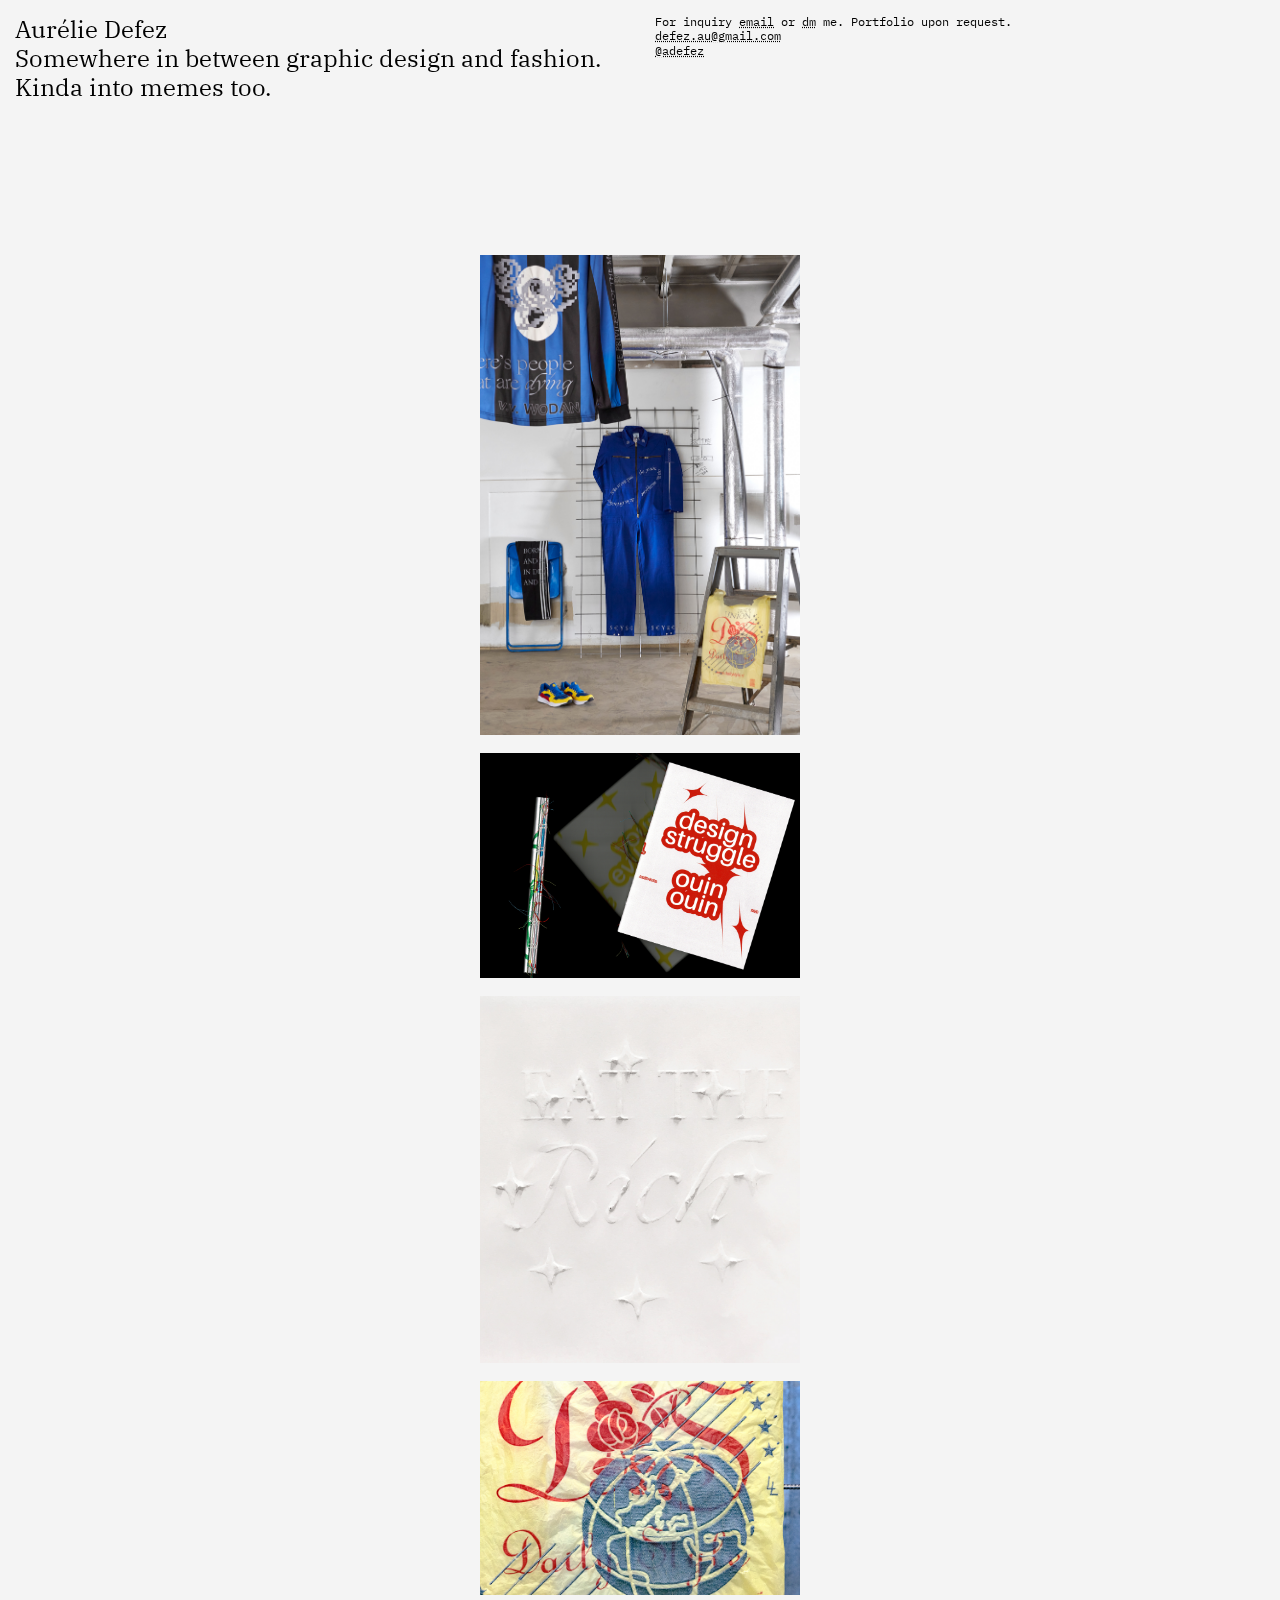
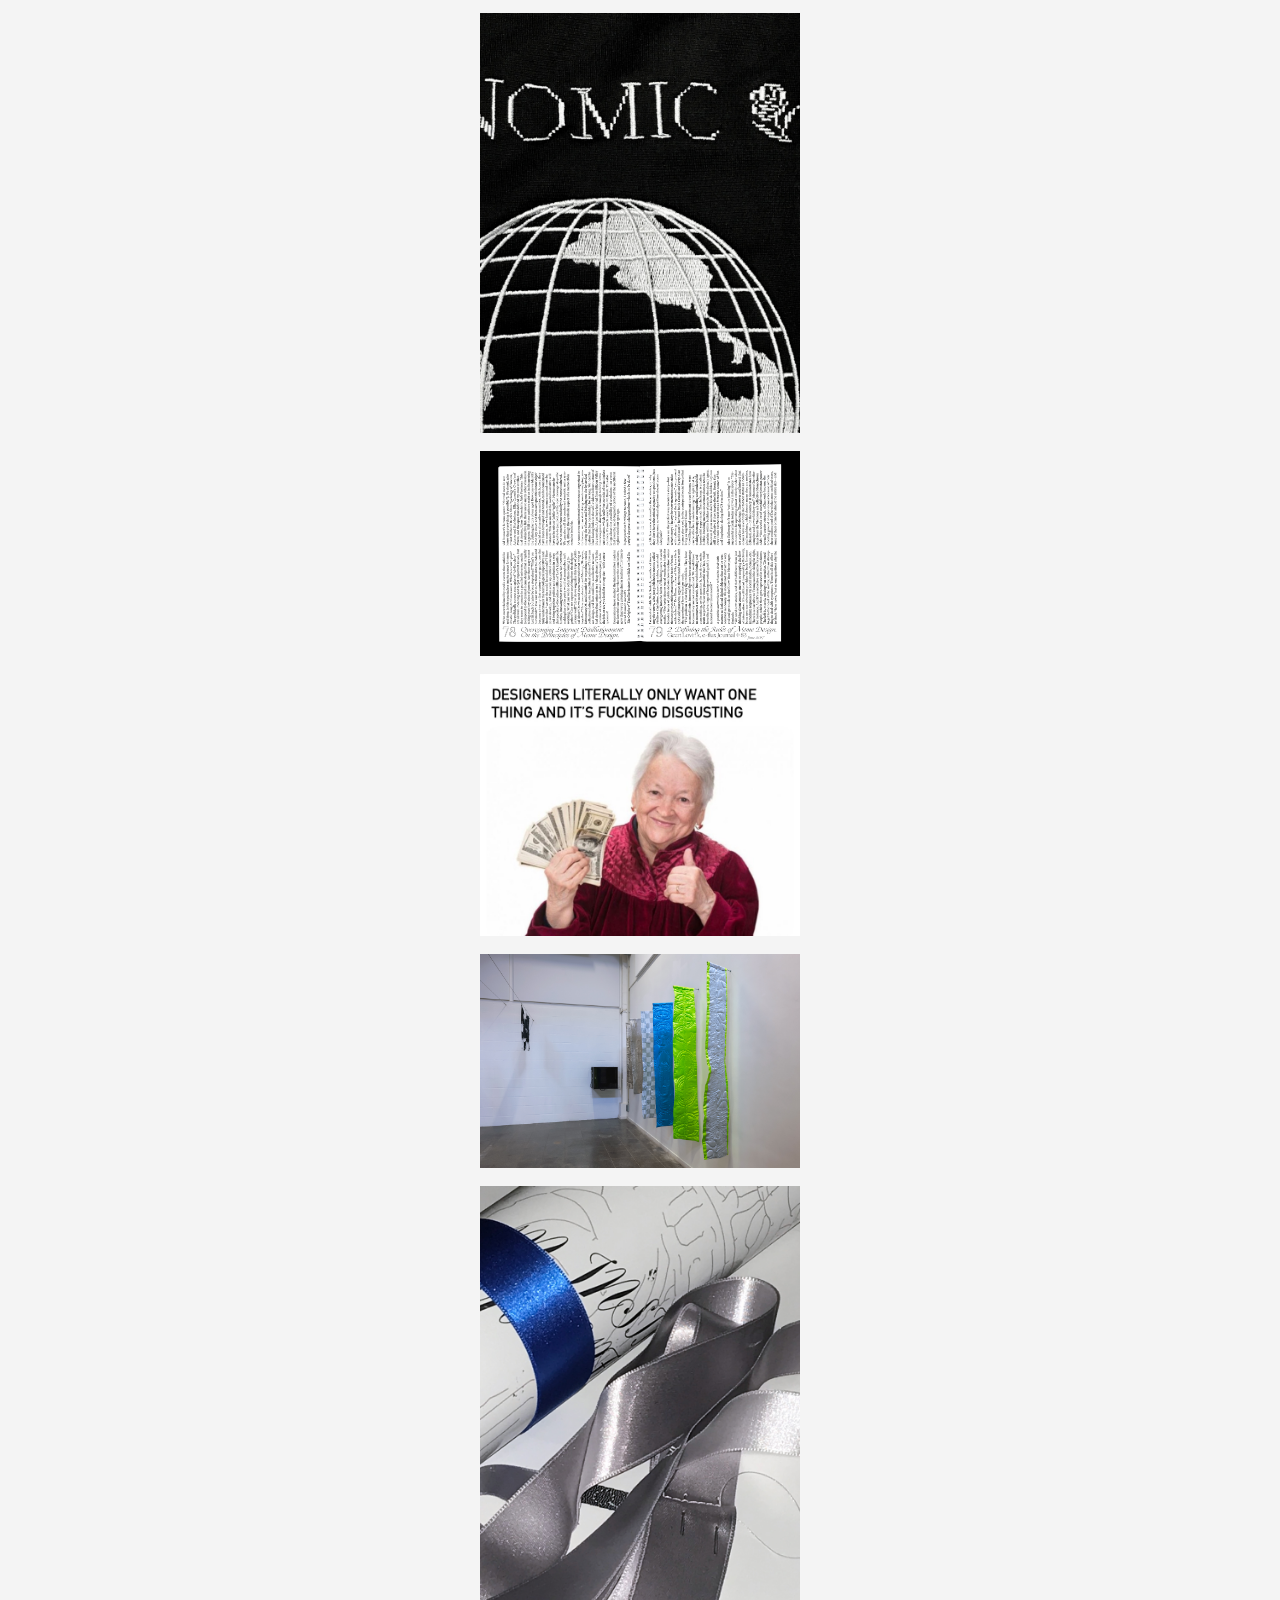
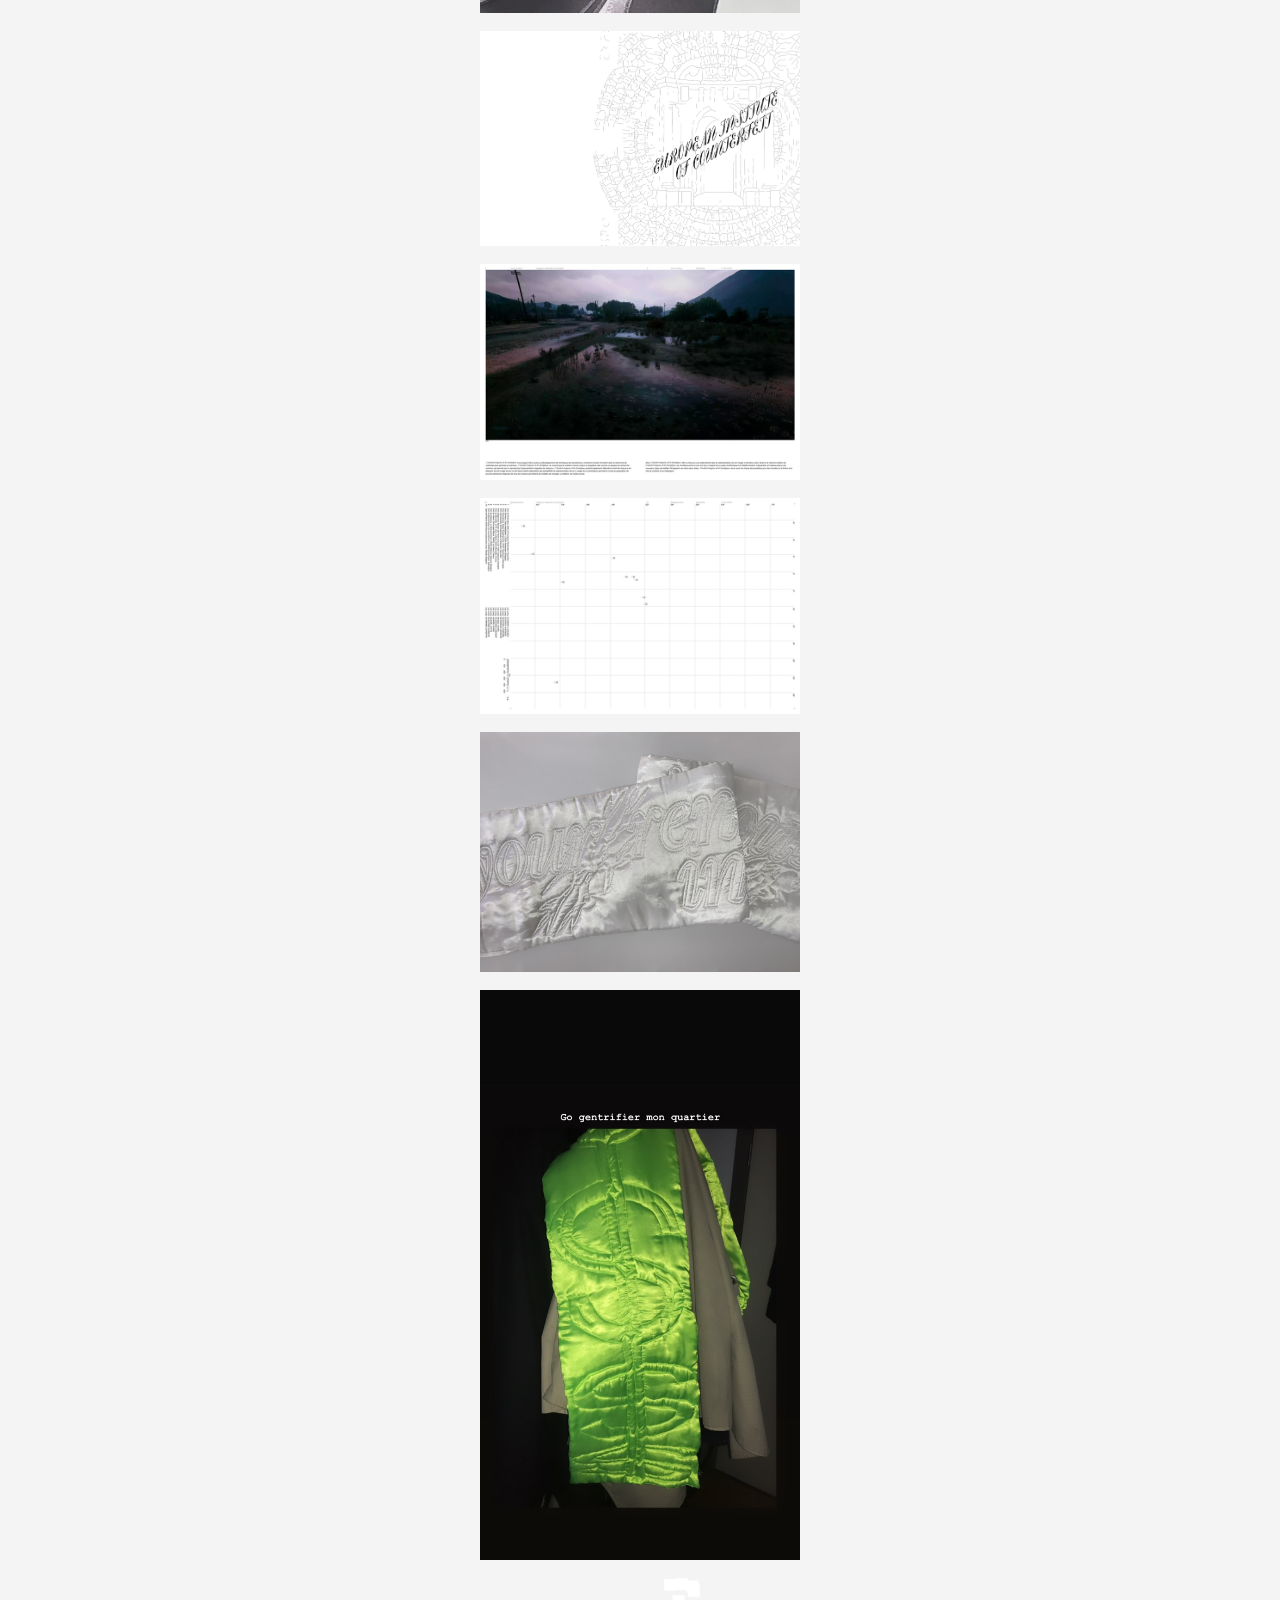
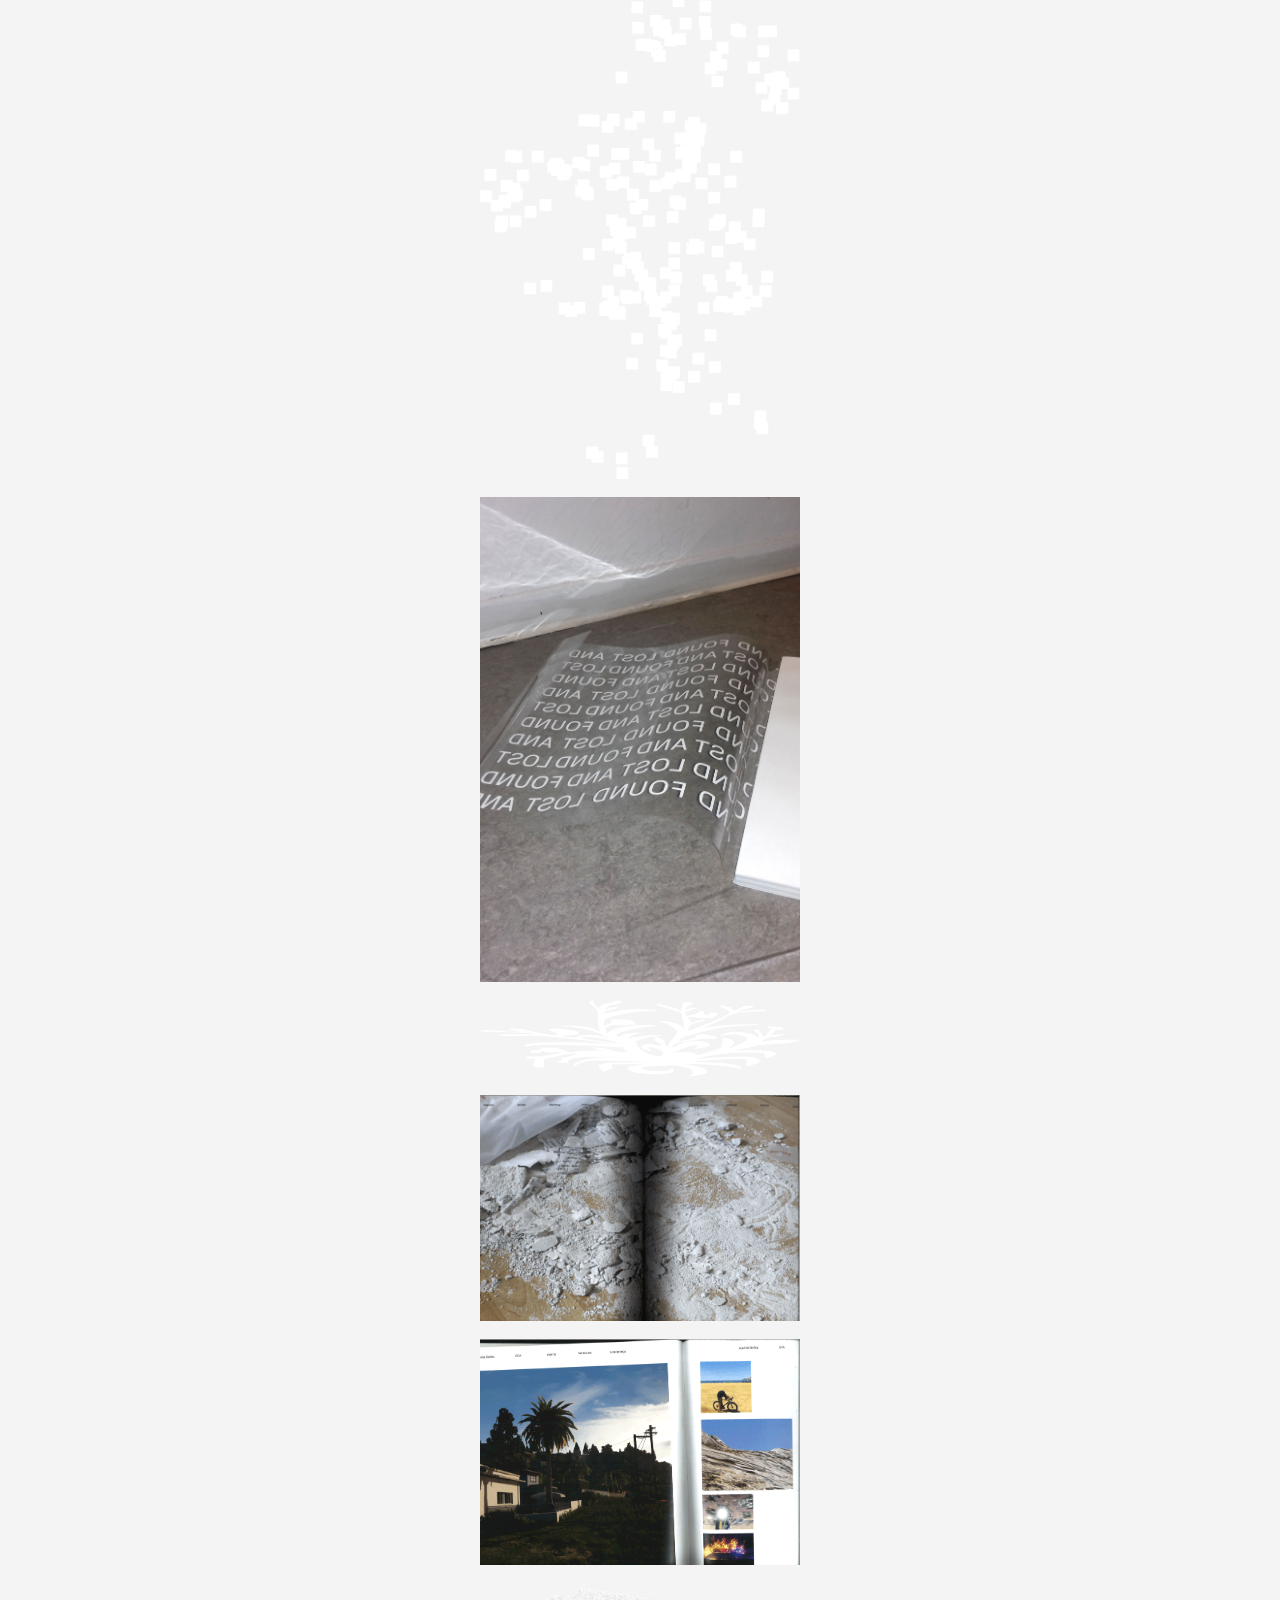
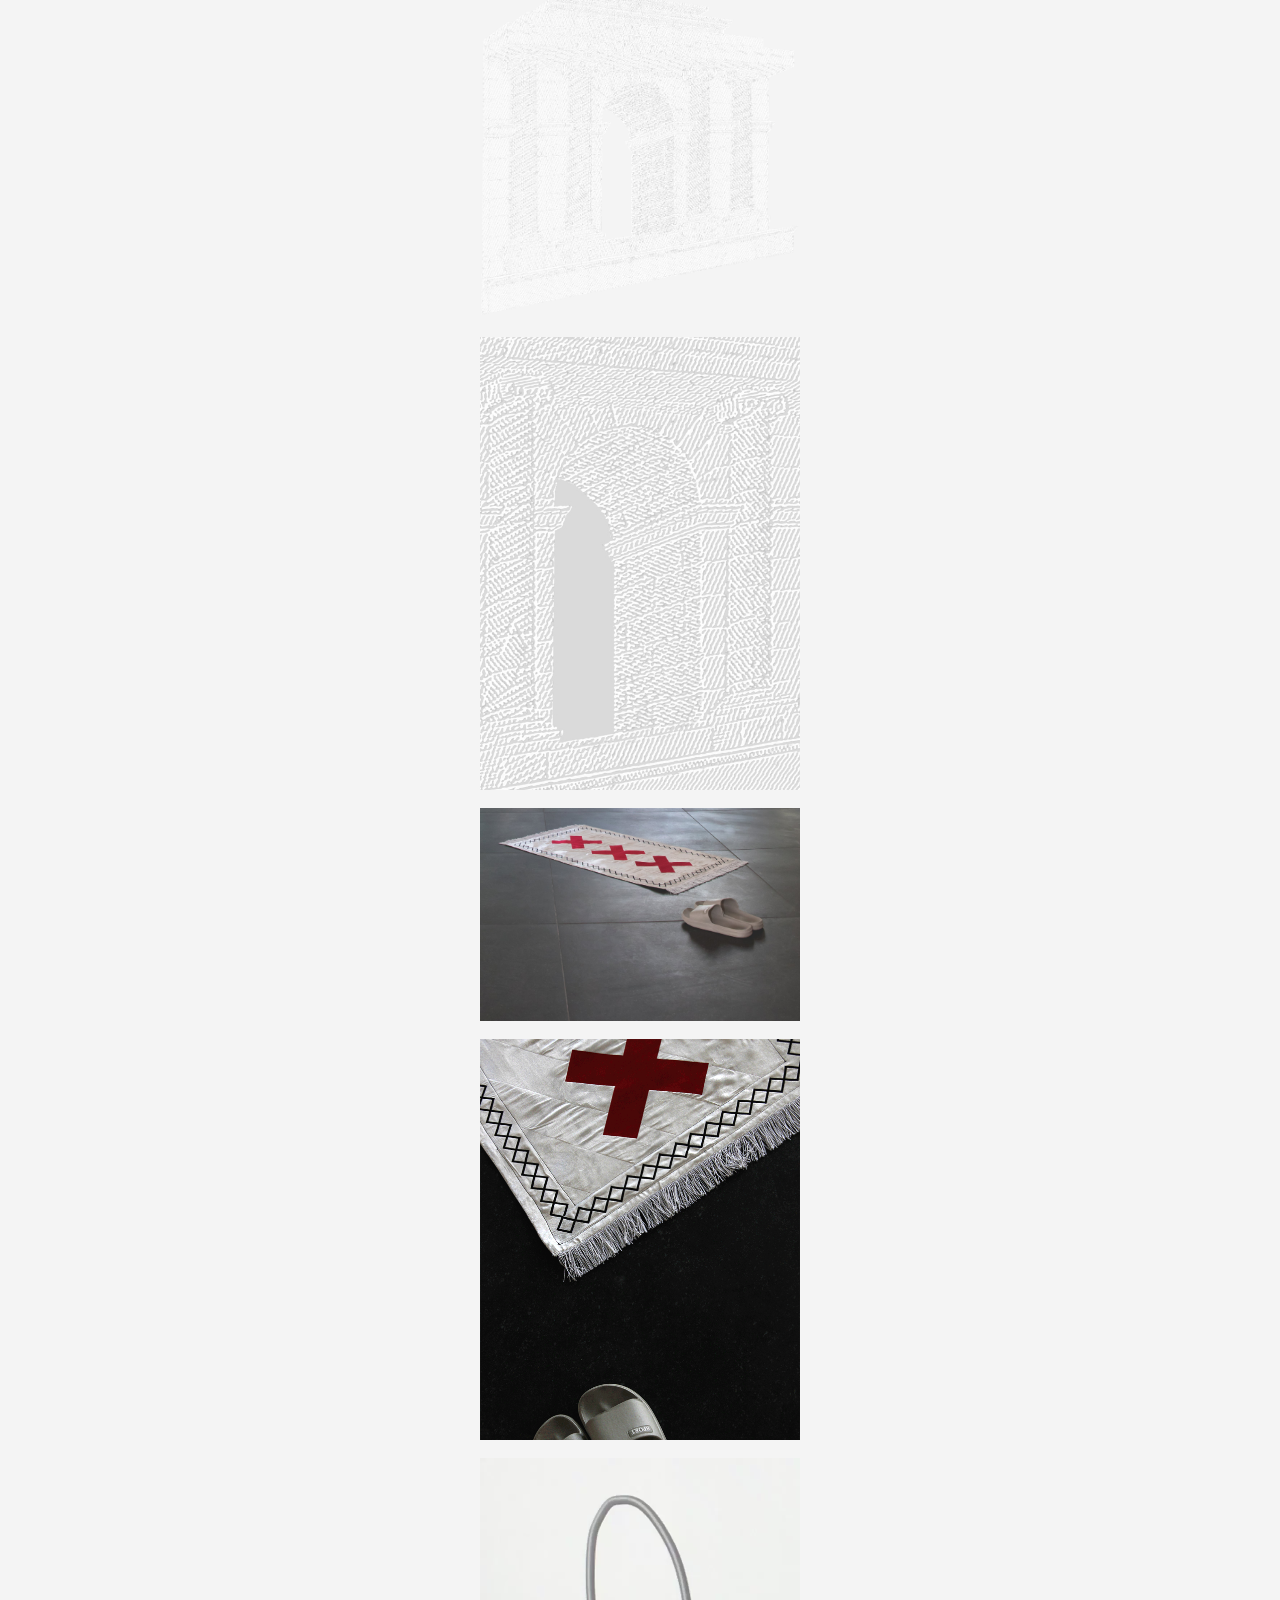
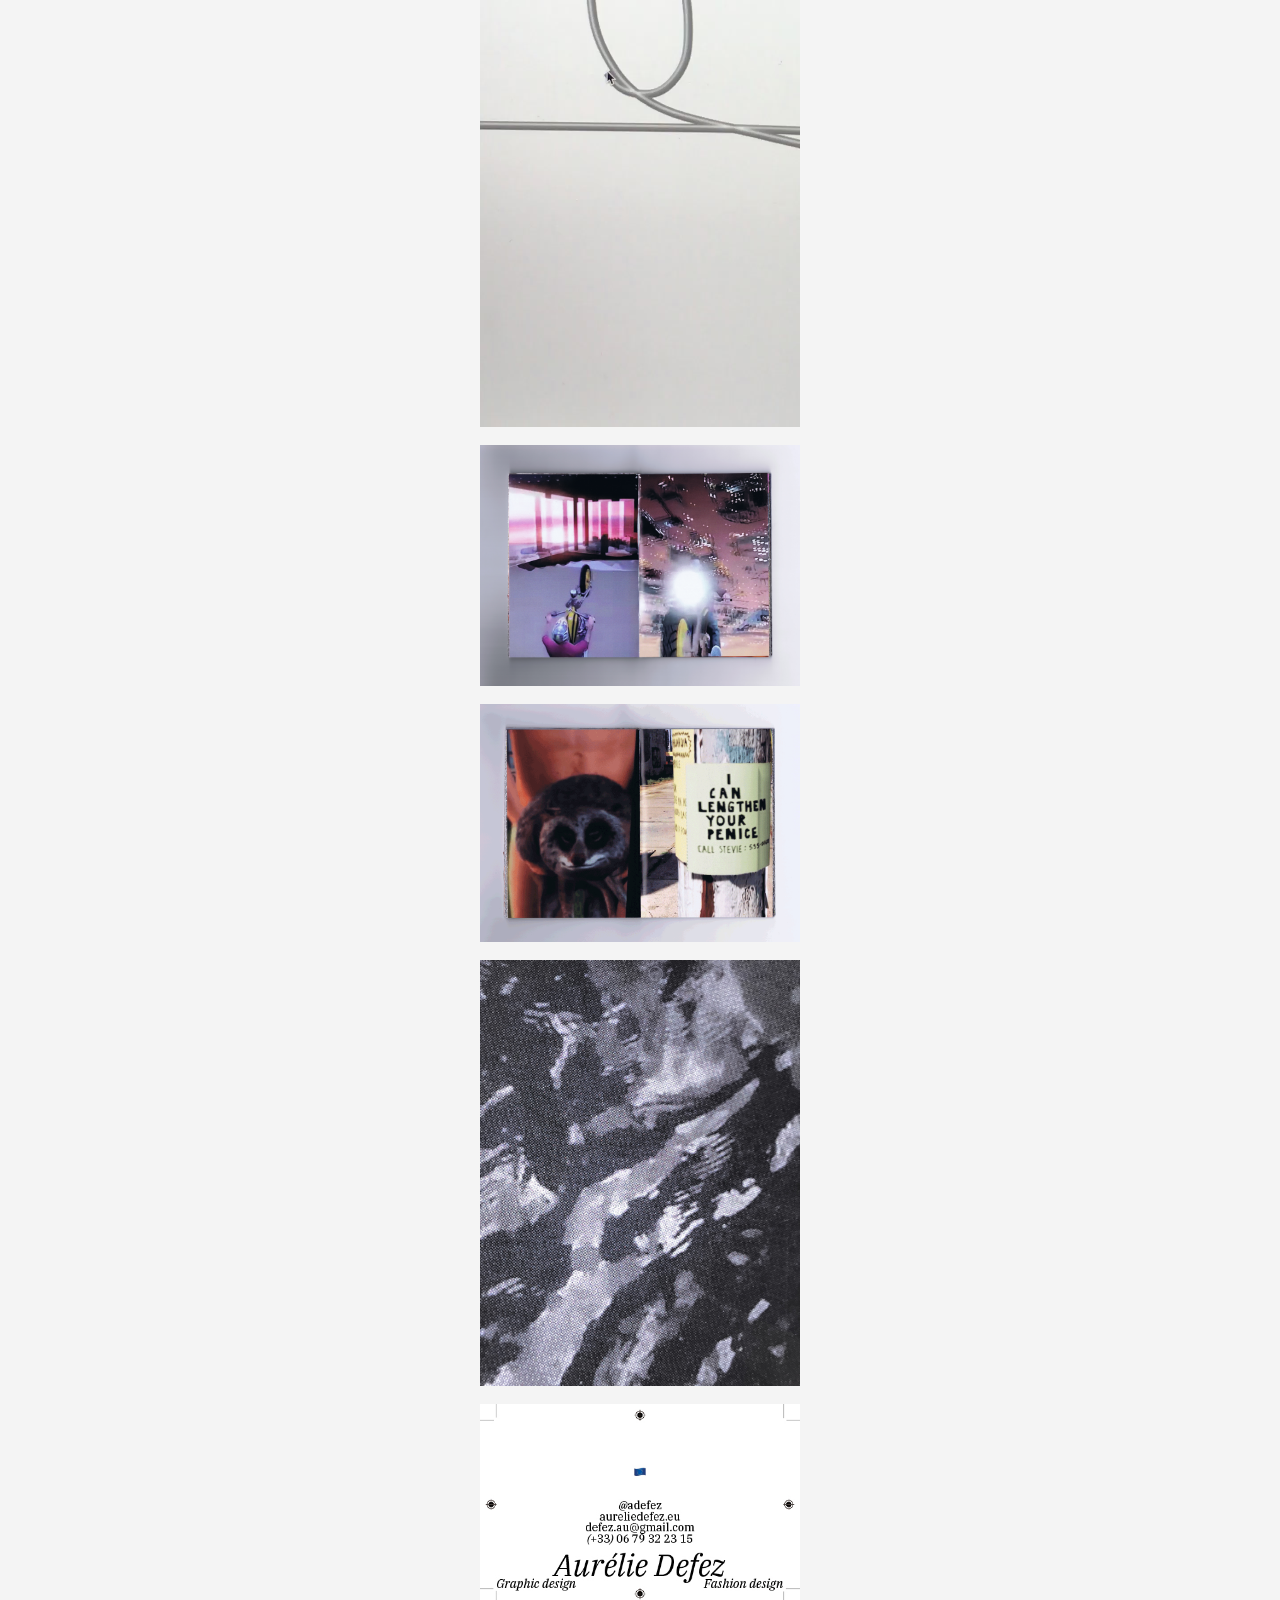
<file: index.html>
<!DOCTYPE html>
<!-- design + code = Aurélie Defez :–) --> 

<!-- 
Since you are here. I design and code websites for $:
fareshadjsadok.org
victoiregonzalvez.info
emmatholot.com
**more coming soon 2025**
-->

<html>
  <head>
    <meta charset="utf-8">
    <meta name="viewport" content="width=device-width, initial-scale=1">
    <title>Aurelie Defez</title>
    <link rel="stylesheet" href="style.css" type="text/css">
    <link rel="shortcut icon" type="image/png" href="img/icon.png"/>
    <link rel="preconnect" href="https://fonts.gstatic.com">
    <link href="https://fonts.googleapis.com/css2?family=IBM+Plex+Mono&family=IBM+Plex+Serif:ital,wght@0,400;1,400;1,500&display=swap" rel="stylesheet">
  </head>
  <body>
    <main>
      <div class="col-text">
        <div class="text">
          Aurélie Defez <br>
          Somewhere in between graphic design and fashion.<br>Kinda into memes too. 
        </div>
      </div>
      <div class="col-contact">
        <div class="contact">
          <figcaption>
            For inquiry <a href="mailto:defez.au@gmail.com">email</a> or <a href="https://www.instagram.com/adefez/" target="_blank">dm</a> me. Portfolio upon request.<br>
            <a href="mailto:defez.au@gmail.com">defez.au@gmail.com</a><br><a href="https://www.instagram.com/adefez/" target="_blank">@adefez</a>
          </figcaption>
        </div>
      </div>
    </main>
    <div class="col-img">
      <img src="img/AurelieDefez-eAtThErIcH-compo01.jpg">
      <img src="img/AurelieDefez-DesignStruggleOuinOuin-Thesis-Cover.jpg"/>
      <img src="img/bookcover-eattherich.jpg">
      <img src="img/AurelieDefez-eAtThErIcH-detail02.jpg">
      <img src="img/4-AurelieDefez_eAtThErIcH_TracksuitDetail-2021.jpg">
      <img src="img/spread-eattherich.jpg">
      <img src="img/designers-meme.jpg"/>
      <img src="img/AurelieDefez-ERG-Jury-2023-1.jpg">
      <img src="img/InstituteOfCounterfeit.jpg">
      <img src="img/InstituteOfCounterfeit-cover.jpg">
      <img src="img/InstituteOfCounterfeit-spread.jpg">
      <img src="img/InstituteOfCounterfeit-map.jpg">
      <img src="img/AurelieDefez-GentrificationScarves-2022.jpg">
      <img src="img/GentrificationScarves-BilletsVerts-IGStory.jpg">
      <img src="img/fleur-6.png">
      <img src="img/L_F_cover">
      <img src="img/fleur-5.png">
      <img src="img/LF-spread.png">
      <img src="img/LF-spread-2.png">
      <img src="img/billet.png">
      <img src="img/money.jpg">
      <img src="img/tapis_01">
      <img src="img/carpet-detail.png">
      <video  autoplay loop muted>
        <source src="img/drawing-mouse.MOV" type="video/mp4">
      </video>
      <img src="img/GTA-1.jpg">
      <img src="img/GTA05.png">
      <img src="img/picture-gta.jpg">
      <img src="img/AurelieDefez-BusinessCard-2024-01.jpg">
    </div>
  </body>
</html>
</file>
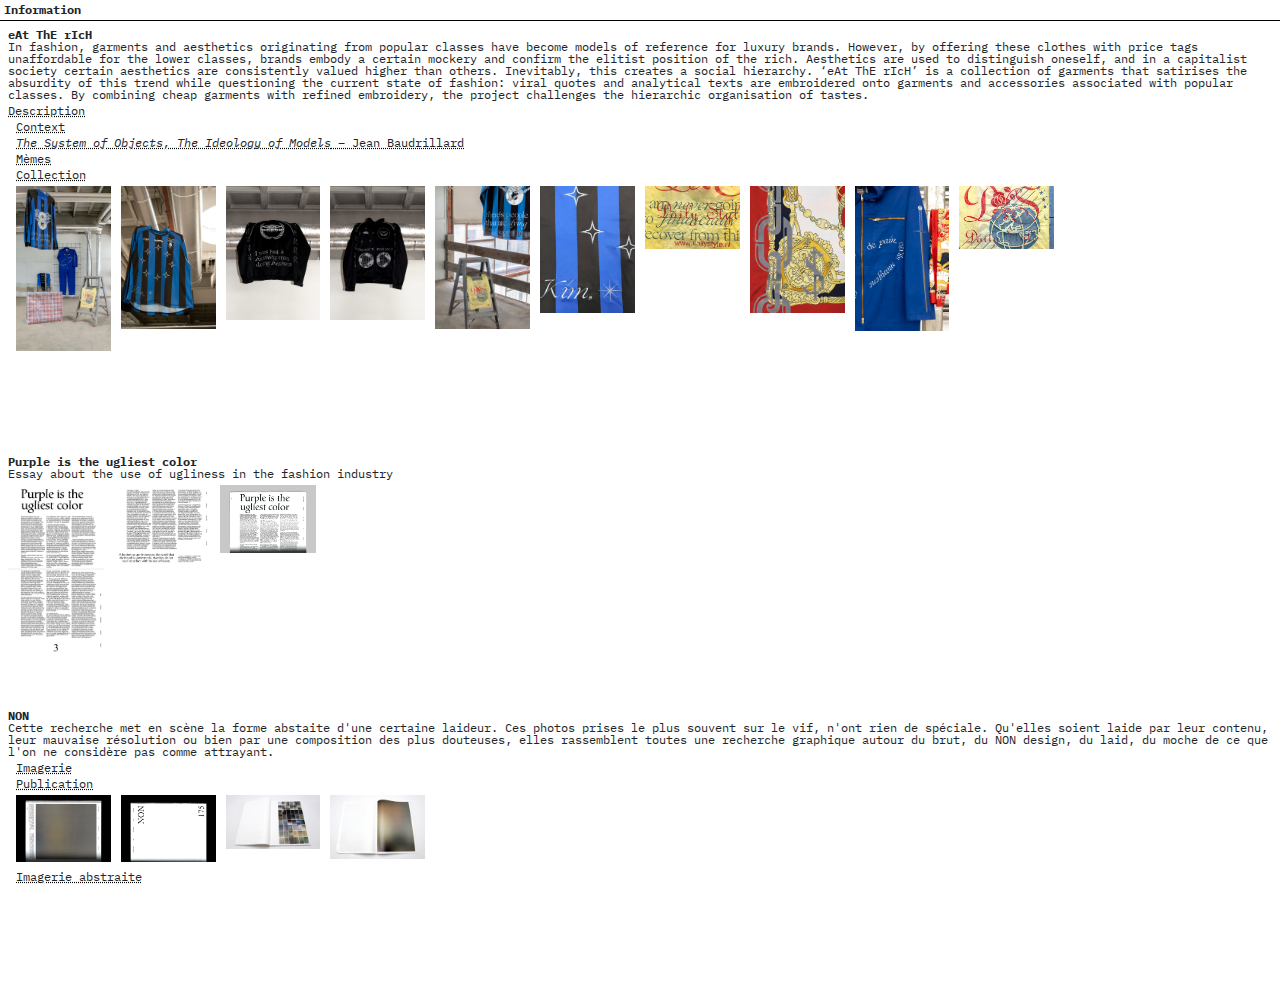
<file: erg/index.html>
<!-- design + code = Aurélie Defez :–) --> 
<html>
<head>
    <title>Aurélie Defez</title>
    <meta charset="utf-8">
    <meta name="viewport" content="width=device-width, initial-scale=1">
    <link rel="stylesheet" href="https://stackpath.bootstrapcdn.com/bootstrap/4.3.1/css/bootstrap.min.css" integrity="sha384-ggOyR0iXCbMQv3Xipma34MD+dH/1fQ784/j6cY/iJTQUOhcWr7x9JvoRxT2MZw1T" crossorigin="anonymous">
    <link rel="stylesheet" href="css/styles-2.css" type="text/css">
    <link rel="shortcut icon" type="image/png" href="file.png">
    <link rel="preconnect" href="https://fonts.gstatic.com">
    <link href="https://fonts.googleapis.com/css2?family=IBM+Plex+Mono:ital,wght@0,400;0,600;1,400;1,600&display=swap" rel="stylesheet">

</head>
<body><header class="w100 border-bottom border-dark p-1"><div class="info" data-toggle="collapse" data-target="#collapseInfo">Information</div><div class="collapse" id="collapseInfo">Cette archive réunit trois projets. Chaque projet présenté a participé à l'élaboration d'une recherche théorique sur la laideur et sa valeur; et plus généralement la valeur sociale et politique de l'esthétique. Ce sont également ces projets qui sont le socle de ma feflexion et qui me pousse à candidater en master à l'ERG afin de continuer à pousser ces recherches de valeur.</div></header><main class="p-1"><!-- eAt ThE rIcH --><div class="p-1 mb-5 pb-5"> <div class="title font-weight-bold" data-toggle="collapse" data-target="#collapseRich"> eAt ThE rIcH </div> <div class="collapse show" id="collapseRich"> In fashion, garments and aesthetics originating from popular classes have become models of reference for luxury brands. However, by offering these clothes with price tags unaffordable for the lower classes, brands embody a certain mockery and confirm the elitist position of the rich. Aesthetics are used to distinguish oneself, and in a capitalist society certain aesthetics are consistently valued higher than others. Inevitably, this creates a social hierarchy. ‘eAt ThE rIcH’ is a collection of garments that satirises the absurdity of this trend while questioning the current state of fashion: viral quotes and analytical texts are embroidered onto garments and accessories associated with popular classes. By combining cheap garments with refined embroidery, the project challenges the hierarchic organisation of tastes. </div> <div class="pt-1"> <div class="sub-title" data-target="#collapseRichDescription" data-toggle="collapse" > Description </div> <div class="collapse text py-2" id="collapseRichDescription"> For several years we notice a recurrent appropriation of popular symbols in fashion shows, such as Crocs, Ikea bags, football uniforms by luxurious brands. These items were percieved as ugly ten years ago. By then, numerous articles were written about how Crocs were the most unwearable shoes. These ugly items often have their origin in the lower classes of our society. Because of their popular state putting these emblems in the context of a runway, seen by higher strata of our society, is a smart way to question the current value of aestehtics and taste. Yet these items are keeping a luxurious state and are being sold for financially privileged part of the population. We can question whether this is a political stance against the legitimacy of certain cultures, as an act of activism, or if it is just a joke, a disguise for intellectuals? <br><br> Meanwhile, Lidl sneakers created from the discount supermarket brand had a huge success and were even sold on Ebay hundred times their original price. By providing a limited edition of shoes and using their visual identity, they managed to create a hype around them. Logos are symbols for social status. By wearing a logo one can pretend to be part of a certain social class. Logos are used to pretend and affirm one person status in society. By applying the logo and visual identity, from a cheap brand that doesn’t even do fashion, the supermarket chain is giving an ironic response to the current phenomenon. <br> In both cases symbols of popular culture are considerably upgraded whether by the brand or the customers, so much valued that it almost become ironic. What if being poor was the new way of showing off? <br> In his book Distinction : A Social Critique of the Judgment of Taste, Pierre Bourdieu argues that taste is a social construction relative to the cultural, economic and social capital of each. Plus, he shows that taste leads to cultural hegemony and the fragmentation of society into social classes. The understanding of beauty commonly signifies intellectual refinement, whereas appreciating ugliness reflects vulgarity or even a lack of good taste. What makes a work ugly or beautiful, valuable or unworthy, has to do with the dominant politics of taste. Following this notion, being ugly goes by definition against the current beauty norms of a culture and conformity into a political and social act. Creating objects, graphics, clothes, shapes that will be perceived as ‘ugly’ is therefore playing with the abnormal (in French “hors-norme”, translated as “out of the norms”). How can ugliness be used to question the current hierarchy of taste? </div> </div> <!--- IMAGES---> <!-- CONTEXT --> <div class="px-2 pt-1"> <div class="sub-title" data-target="#collapseContext" data-toggle="collapse"> Context </div> <div class="collapse" id="collapseContext"> <div class="row image-wrapper"> <div class="col-3 col-sm-2 float-left image-container border"> <a href="img/EatTheRich/Publication/16-17.jpg" target="blank"> <img src="img/EatTheRich/Publication/16-17.jpg"> </a> </div> <div class="col-3 col-sm-2 float-left image-container border"> <a href="img/EatTheRich/Publication/18-19.jpg" target="blank"> <img src="img/EatTheRich/Publication/18-19.jpg"> </a> </div> <div class="col-3 col-sm-2 float-left image-container border"> <a href="img/EatTheRich/Publication/22-23.jpg" target="blank"> <img src="img/EatTheRich/Publication/22-23.jpg"> </a> </div> <div class="col-3 col-sm-2 float-left image-container border"> <a href="img/EatTheRich/Publication/24-25.jpg" target="blank"> <img src="img/EatTheRich/Publication/24-25.jpg"> </a> </div> <div class="col-3 col-sm-2 float-left image-container border"> <a href="img/EatTheRich/Publication/26-27.jpg" target="blank"> <img src="img/EatTheRich/Publication/26-27.jpg"> </a> </div> <div class="col-3 col-sm-2 float-left image-container border"> <a href="img/EatTheRich/Publication/28-29.jpg" target="blank"> <img src="img/EatTheRich/Publication/28-29.jpg"> </a> </div> <div class="col-3 col-sm-2 float-left image-container border"> <a href="img/EatTheRich/Publication/30-31.jpg" target="blank"> <img src="img/EatTheRich/Publication/30-31.jpg"> </a> </div> <div class="col-3 col-sm-2 float-left image-container border"> <a href="img/EatTheRich/Publication/32-33.jpg" target="blank"> <img src="img/EatTheRich/Publication/32-33.jpg"> </a> </div> <div class="col-3 col-sm-2 float-left image-container border"> <a href="img/EatTheRich/Publication/34-35.jpg" target="blank"> <img src="img/EatTheRich/Publication/34-35.jpg"> </a> </div> <div class="col-3 col-sm-2 float-left image-container border"> <a href="img/EatTheRich/Publication/36-37.jpg" target="blank"> <img src="img/EatTheRich/Publication/36-37.jpg"> </a> </div> <div class="col-3 col-sm-2 float-left image-container border"> <a href="img/EatTheRich/Publication/38-39.jpg" target="blank"> <img src="img/EatTheRich/Publication/38-39.jpg"> </a> </div> <div class="col-3 col-sm-2 float-left image-container border"> <a href="img/EatTheRich/Publication/42-43.jpg" target="blank"> <img src="img/EatTheRich/Publication/42-43.jpg"> </a> </div> <div class="col-3 col-sm-2 float-left image-container border"> <a href="img/EatTheRich/Publication/46-47.jpg" target="blank"> <img src="img/EatTheRich/Publication/46-47.jpg"> </a> </div> <div class="col-3 col-sm-2 float-left image-container border"> <a href="img/EatTheRich/Publication/48-49.jpg" target="blank"> <img src="img/EatTheRich/Publication/48-49.jpg"> </a> </div> <div class="col-3 col-sm-2 float-left image-container border"> <a href="img/EatTheRich/Publication/50-51.jpg" target="blank"> <img src="img/EatTheRich/Publication/50-51.jpg"> </a> </div> <div class="col-3 col-sm-2 float-left image-container border"> <a href="img/EatTheRich/Publication/52-53.jpg" target="blank"> <img src="img/EatTheRich/Publication/52-53.jpg"> </a> </div> <div class="col-3 col-sm-2 float-left image-container border"> <a href="img/EatTheRich/Publication/54-55.jpg" target="blank"> <img src="img/EatTheRich/Publication/54-55.jpg"> </a> </div> <div class="col-3 col-sm-2 float-left image-container border"> <a href="img/EatTheRich/Publication/56-57.jpg" target="blank"> <img src="img/EatTheRich/Publication/56-57.jpg"> </a> </div> <div class="col-3 col-sm-2 float-left image-container border"> <a href="img/EatTheRich/Publication/60-61.jpg" target="blank"> <img src="img/EatTheRich/Publication/60-61.jpg"> </a> </div> <div class="col-3 col-sm-2 float-left image-container border"> <a href="img/EatTheRich/Publication/62-63.jpg" target="blank"> <img src="img/EatTheRich/Publication/62-63.jpg"> </a> </div> <div class="col-3 col-sm-2 float-left image-container border"> <a href="img/EatTheRich/Publication/64-65.jpg" target="blank"> <img src="img/EatTheRich/Publication/64-65.jpg"> </a> </div> <div class="col-3 col-sm-2 float-left image-container border"> <a href="img/EatTheRich/Publication/66-67.jpg" target="blank"> <img src="img/EatTheRich/Publication/66-67.jpg"> </a> </div> <div class="col-3 col-sm-2 float-left image-container border"> <a href="img/EatTheRich/Publication/68-69.jpg" target="blank"> <img src="img/EatTheRich/Publication/68-69.jpg"> </a> </div> <div class="col-3 col-sm-2 float-left image-container border"> <a href="img/EatTheRich/Publication/70-71.jpg" target="blank"> <img src="img/EatTheRich/Publication/70-71.jpg"> </a> </div> <div class="col-3 col-sm-2 float-left image-container border"> <a href="img/EatTheRich/Publication/72-73.jpg" target="blank"> <img src="img/EatTheRich/Publication/72-73.jpg"> </a> </div> </div> <div class="row image-wrapper"> <div class="col-3 col-sm-1 float-left image-container"> <a href="img/EatTheRich/Publication/KIM.jpg" target="blank"> <img src="img/EatTheRich/Publication/KIM.jpg"> </a> </div> <div class="col-3 col-sm-1 float-left image-container"> <a href="img/EatTheRich/Publication/DAD-SHOES.jpg" target="blank"> <img src="img/EatTheRich/Publication/DAD-SHOES.jpg"> </a> </div> <div class="col-3 col-sm-1 float-left image-container"> <a href="img/EatTheRich/Publication/TEXT.jpg`" target="blank"> <img src="img/EatTheRich/Publication/TEXT.jpg"> </a> </div> <div class="col-3 col-sm-1 float-left image-container"> <a href="img/EatTheRich/Publication/JUL-PNL.jpg" target="blank"> <img src="img/EatTheRich/Publication/JUL-PNL.jpg"> </a> </div> <div class="col-3 col-sm-1 float-left image-container"> <a href="img/EatTheRich/Publication/TIGERKING-FUTURAMA.jpg" target="blank"> <img src="img/EatTheRich/Publication/TIGERKING-FUTURAMA.jpg"> </a> </div> <div class="col-3 col-sm-1 float-left image-container"> <a href="img/EatTheRich/Publication/HAINE.jpg" target="blank"> <img src="img/EatTheRich/Publication/HAINE.jpg"> </a> </div> </div> </div> </div> <!-- BAUDRILLARD --> <div class="px-2 pt-1"> <div data-toggle="collapse" data-target="#collapseBaudrillard" class="sub-title"> <em>The System of Objects, The Ideology of Models</em> – Jean Baudrillard </div> <div id="collapseBaudrillard" class="collapse py-2"> The system we have been describing reposes upon an ideology of democracy; it claims to be an aspect of social progress - to be what makes it possible for all gradually to gain access to models by virtue of a continual sociological upward movement which is carrying each stratum of society in turn to greater material luxury, and, from one ‘personalized’ difference to the next, ever closer to the absolute model.Two objections may be raised to this account of things. In the first place, we find that we are in fact, in our ‘consumer society’, farther and farther away from equality before the object. The idea of the model has been obliged to seek refuge, concretely, in ever more subtle and definitive differences: such and such a skirt length, such and such a shade of red, such and such an advance in stereophony, or the few weeks that separate haute couture from mass distribution courtesy of Prisunic. All extremely ephemeral things - yet all very expensive indeed. A seeming equality attaches to the fact that all objects obey the same ‘functional’ imperative. But, as we have seen, this formal democratization of cultural status conceals other inequalities which are far more serious in that they affect the very reality of the object, its technical quality, its substance and its life-span. The privileges of the model are no longer institutional, it is true; they have, as it were, been internalized - but this has merely made them more tenacious. Just as, in the wake of the bourgeois revolution, no other classes ever gradually acquired positions of political responsibility, so likewise, in the wake of the industrial revolution, consumers have never won equality before the object. <br><br>The second point is that it is a delusion to take the model for an ideal point which the series will eventually be able to rejoin. The possession of objects frees us only as possessors, and always refers us back to the infinite freedom to possess more objects: the only progression possible here is up the ladder of objects, but this is a ladder that leads nowhere, being itself responsible for nourishing the inaccessible abstraction of the model. For the model is basically merely an idea, that is, a transcendence internal to the system - and the system in its entirety can continue in its forward flight indefinitely. There is no prospect of a model entering a series without being simultaneously replaced by another model. The whole system proceeds en bloc, but models replace one another without ever being transcended as such and without successive series, for their part, ever achieving self-transcendence as series. Models move along faster than series: they inhabit the present, whereas series float somewhere between past and present, wearing themselves out in the vain attempt to catch up with models. This perpetual cycle of aspiration and disillusion, dynamically orchestrated at the level of production, constitutes the arena in which objects are pursued.<br><br>There is a kind of inevitability at work here. Once a whole society articulates itself around models and focuses on them; once production strives in every way possible towards the systematic breaking down of models into series, and series in their turn into marginal differences or combinative variants, until at last objects come to have a status just as ephemeral as that of words or images; once the systematic stretching of series turns the whole edifice into a paradigm, but a paradigm whose ordering is irreversible, in that the ladder of status is fixed and the rules of the game of status are the same for everyone; once we fall under the sway of this managed convergence, this planned flimsiness, this continually eroded synchrony - then all negation becomes impossible. There are no more overt contradictions, no more structural changes, no more social dialectics. For the tendency which seems, in accordance with technical progress, to mobilize the whole system in no way challenges that system’s ability to remain unmoving and stable in itself. Everything is in movement, everything shifts before our eyes, everything is continually being transformed - yet nothing really changes. This is a society whose embrace of technological progress enables it to make every conceivable revolution, just so long as those revolutions are confined within its bounds. For all its increased productivity, our society does not open the door to one single structural change. </div> </div> <!-- MEMES --> <div class="px-2 pt-1"> <div data-toggle="collapse" data-target="#collapseMemes" class="sub-title" aria-expanded="false"> Mèmes </div> <div class="collapse" id="collapseMemes"> <div class="row image-wrapper"> <div class="col-2 col-sm-1 float-left image-container"> <a href="img/EatTheRich/memes/kim.jpeg" target="blank"> <img src="img/EatTheRich/memes/kim.jpeg"> </a> <figcaption>Extrait de l'épisode 12 de la saison 6 de <em>Keeping up with the Kardashians</em></figcaption> </div> <div class="col-2 col-sm-1 float-left image-container"> <a href="img/EatTheRich/memes/speek-poor.jpg" target="blank"> <img src="img/EatTheRich/memes/speek-poor.jpg"> </a> <figcaption></figcaption> </div> <div class="col-2 col-sm-1 float-left image-container"> <a href="img/EatTheRich/IMG_1403.jpg" target="blank"> <img src="img/EatTheRich/IMG_1403.jpg"> </a> <figcaption> Extrait du livre <em>The Responsible Object</em> – Ruben Pater </figcaption> </div> <div class="col-2 col-sm-1 float-left image-container"> <a href="img/EatTheRich/Bourdieu.png" target="blank"> <img src="img/EatTheRich/Bourdieu.png"> </a> <figcaption> Graphique issu de <em>Raisons pratiques</em> – Pierre Bourdieu </figcaption> </div> <div class="col-2 col-sm-1 float-left image-container"> <a href="img/EatTheRich/memes/balenciaga.jpeg" target="blank"> <img src="img/EatTheRich/memes/balenciaga.jpeg"> </a> <figcaption> @diet_prada </figcaption> </div> <div class="col-2 col-sm-1 float-left image-container"> <a href="img/EatTheRich/memes/fashion.jpeg" target="blank"> <img src="img/EatTheRich/memes/fashion.jpeg"> </a> <figcaption> @yugnat999 </figcaption> </div> <div class="col-2 col-sm-1 float-left image-container"> <a href="img/EatTheRich/memes/kim-2.jpeg" target="blank"> <img src="img/EatTheRich/memes/kim-2.jpeg"> </a> <figcaption> @writersdoing </figcaption> </div> <div class="col-2 col-sm-1 float-left image-container"> <a href="img/EatTheRich/memes/macron.jpeg" target="blank"> <img src="img/EatTheRich/memes/macron.jpeg"> </a> <figcaption> @memes____2022 </figcaption> </div> <div class="col-2 col-sm-1 float-left image-container"> <a href="img/EatTheRich/memes/populaire.jpeg" target="blank"> <img src="img/EatTheRich/memes/populaire.jpeg"> </a> <figcaption> @yugnat999 </figcaption> </div> <div class="col-2 col-sm-1 float-left image-container"> <a href="img/EatTheRich/memes/TN.jpeg" target="blank"> <img src="img/EatTheRich/memes/TN.jpeg"> </a> <figcaption> @jojoslam13 </figcaption> </div> <div class="col-2 col-sm-1 float-left image-container"> <a href="img/EatTheRich/memes/GRETA.jpg" target="blank"> <img src="img/EatTheRich/memes/GRETA.jpg"> </a> <figcaption> @veugue </figcaption> </div> </div> </div> </div> <!-- PROJECT --> <div class="px-2 pt-1"> <div data-toggle="collapse" data-target="#collapseCollection" class="sub-title"> Collection </div> <div class="collapse show" id="collapseCollection"> <div class="row image-wrapper"> <div class="col-3 col-sm-1 float-left image-container"> <a href="img/EatTheRich/garments/instal.jpg" target="blank"> <img src="img/EatTheRich/garments/instal.jpg"> </a> </div> <div class="col-3 col-sm-1 float-left image-container"> <a href="img/EatTheRich/garments/Kim-front.jpg" target="blank"> <img src="img/EatTheRich/garments/Kim-front.jpg"> </a> </div> <div class="col-3 col-sm-1 float-left image-container"> <a href="img/EatTheRich/garments/biz-back" target="blank"> <img src="img/EatTheRich/garments/biz-back"> </a> </div> <div class="col-3 col-sm-1 float-left image-container"> <a href="img/EatTheRich/garments/biz-front.jpg" target="blank"> <img src="img/EatTheRich/garments/biz-front.jpg"> </a> </div> <div class="col-3 col-sm-1 float-left image-container"> <a href="img/EatTheRich/garments/finance.jpg" target="blank"> <img src="img/EatTheRich/garments/finance.jpg"> </a> </div> <div class="col-3 col-sm-1 float-left image-container"> <a href="img/EatTheRich/garments/IMG_1482.jpg" target="blank"> <img src="img/EatTheRich/garments/IMG_1482.jpg"> </a> </div> <div class="col-3 col-sm-1 float-left image-container"> <a href="img/EatTheRich/garments/FINANCIALLY-det.jpg" target="blank"> <img src="img/EatTheRich/garments/FINANCIALLY-det.jpg"> </a> </div> <div class="col-3 col-sm-1 float-left image-container"> <a href="img/EatTheRich/garments/detail.jpg" target="blank"> <img src="img/EatTheRich/garments/detail.jpg"> </a> </div> <div class="col-3 col-sm-1 float-left image-container"> <a href="img/EatTheRich/garments/BRIOCHE.jpg" target="blank"> <img src="img/EatTheRich/garments/BRIOCHE.jpg"> </a> </div> <div class="col-3 col-sm-1 float-left image-container"> <a href="img/EatTheRich/garments/cent.jpg" target="blank"> <img src="img/EatTheRich/garments/cent.jpg"> </a> </div> </div> </div> </div></div><!-- PURPLE --> <div class="p-1 pb-5"> <div class="title font-weight-bold" data-toggle="collapse" data-target="#collapsePurple"> Purple is the ugliest color </div> <div class="collapse show" id="collapsePurple"> Essay about the use of ugliness in the fashion industry </div> <!--- IMAGES---> <div class="row image-wrapper"> <div class="col-6 col-sm-1 float-left image-container"> <a href="img/Purple/Capture d’écran 2021-07-25 à 14.58.39.png" target="blank"> <img src="img/Purple/Capture d’écran 2021-07-25 à 14.58.39.png"> </a> <figcaption>Page design and text</figcaption> </div> <div class="col-6 col-sm-1 float-left image-container"> <a href="img/Purple/Capture d’écran 2021-07-25 à 14.58.45.png" target="blank"> <img src="img/Purple/Capture d’écran 2021-07-25 à 14.58.45.png"> </a> <figcaption>Page design and text</figcaption> </div> <div class="col-6 col-sm-1 float-left image-container"> <a href="img/Purple/PurpleIsTheUgliestColor.jpeg" target="blank"> <img src="img/Purple/PurpleIsTheUgliestColor.jpeg"> </a> <figcaption>Text featured in the Lost & Found catalogue 2019</figcaption> </div> </div> </div><!-- NON --> <div class="p-1 pb-5"> <div class="title font-weight-bold" data-toggle="collapse" data-target="#collapseNon"> NON </div> <div class="collapse show" id="collapseNon"> Cette recherche met en scène la forme abstaite d'une certaine laideur. Ces photos prises le plus souvent sur le vif, n'ont rien de spéciale. Qu'elles soient laide par leur contenu, leur mauvaise résolution ou bien par une composition des plus douteuses, elles rassemblent toutes une recherche graphique autour du brut, du NON design, du laid, du moche de ce que l'on ne considère pas comme attrayant. </div> <!--IMAGES--> <!-- IMAGERY --> <div class="px-2 pt-1"> <div data-toggle="collapse" data-target="#collapseImagery" class="sub-title"> Imagerie </div> <div id="collapseImagery" class="collapse" > <div class="row image-wrapper"> <div class="col-2 col-sm-1 float-left image-container"> <a href="img/NON/imagery/IMG_2850.jpg" target="blank"> <img src="img/NON/imagery/IMG_2850.jpg"> </a> <figcaption> IMG_2850.jpg </figcaption> </div> <div class="col-2 col-sm-1 float-left image-container"> <a href="img/NON/imagery/IMG_3302.jpg" target="blank"> <img src="img/NON/imagery/IMG_3302.jpg"> </a> <figcaption> IMG_3302.jpg </figcaption> </div> <div class="col-2 col-sm-1 float-left image-container"> <a href="img/NON/imagery/IMG_2686.jpg" target="blank"> <img src="img/NON/imagery/IMG_2686.jpg"> </a> <figcaption> IMG_2686.jpg </figcaption> </div> <div class="col-2 col-sm-1 float-left image-container"> <a href="img/NON/imagery/20180910_175338.jpg" target="blank"> <img src="img/NON/imagery/20180910_175338.jpg"> </a> <figcaption> 20180910_175338.jpg </figcaption> </div> <div class="col-2 col-sm-1 float-left image-container"> <a href="img/NON/imagery/IMG_3181.jpg" target="blank"> <img src="img/NON/imagery/IMG_3181.jpg"> </a> <figcaption> IMG_3181.jpg </figcaption> </div> <div class="col-2 col-sm-1 float-left image-container"> <a href="img/NON/imagery/IMG_3312.jpg" target="blank"> <img src="img/NON/imagery/IMG_3312.jpg"> </a> <figcaption> IMG_3312.jpg </figcaption> </div> <div class="col-2 col-sm-1 float-left image-container"> <a href="img/NON/imagery/20180912_185301.jpg" target="blank"> <img src="img/NON/imagery/20180912_185301.jpg"> </a> <figcaption> 20180912_185301.jpg </figcaption> </div> <div class="col-2 col-sm-1 float-left image-container"> <a href="img/NON/imagery/20180913_113247.jpg" target="blank"> <img src="img/NON/imagery/20180913_113247.jpg"> </a> <figcaption> 20180913_113247.jpg </figcaption> </div> <div class="col-2 col-sm-1 float-left image-container"> <a href="img/NON/imagery/IMG_3562.jpg" target="blank"> <img src="img/NON/imagery/IMG_3562.jpg"> </a> <figcaption> IMG_3562.jpg </figcaption> </div> <div class="col-2 col-sm-1 float-left image-container"> <a href="img/NON/imagery/IMG_3627.jpg" target="blank"> <img src="img/NON/imagery/IMG_3627.jpg"> </a> <figcaption> IMG_3627.jpg </figcaption> </div> <div class="col-2 col-sm-1 float-left image-container"> <a href="img/NON/imagery/IMG_3323.jpg" target="blank"> <img src="img/NON/imagery/IMG_3323.jpg"> </a> <figcaption> IMG_3323.jpg </figcaption> </div> <div class="col-2 col-sm-1 float-left image-container"> <a href="img/NON/imagery/20181010_162124.jpg" target="blank"> <img src="img/NON/imagery/20181010_162124.jpg"> </a> <figcaption> 20181010_162124.jpg </figcaption> </div> <div class="col-2 col-sm-1 float-left image-container"> <a href="img/NON/imagery/20181011_170625.jpg" target="blank"> <img src="img/NON/imagery/20181011_170625.jpg"> </a> <figcaption> 20181011_170625.jpg </figcaption> </div> <div class="col-2 col-sm-1 float-left image-container"> <a href="img/NON/imagery/20181008_230703.jpg" target="blank"> <img src="img/NON/imagery/20181008_230703.jpg"> </a> <figcaption> 20181008_230703.jpg </figcaption> </div> <div class="col-2 col-sm-1 float-left image-container"> <a href="img/NON/imagery/20181024_185300.jpg" target="blank"> <img src="img/NON/imagery/20181024_185300.jpg"> </a> <figcaption> 20181024_185300.jpg </figcaption> </div> <div class="col-2 col-sm-1 float-left image-container"> <a href="img/NON/imagery/IMG_3477.jpg" target="blank"> <img src="img/NON/imagery/IMG_3477.jpg"> </a> <figcaption> IMG_3477.jpg </figcaption> </div> <div class="col-2 col-sm-1 float-left image-container"> <a href="img/NON/imagery/IMG_3380.jpg" target="blank"> <img src="img/NON/imagery/IMG_3380.jpg"> </a> <figcaption> IMG_3380.jpg </figcaption> </div> <div class="col-2 col-sm-1 float-left image-container"> <a href="img/NON/imagery/IMG_3554.jpg" target="blank"> <img src="img/NON/imagery/IMG_3554.jpg"> </a> <figcaption> IMG_3554.jpg </figcaption> </div> <div class="col-2 col-sm-1 float-left image-container"> <a href="img/NON/imagery/MG_8777.jpg" target="blank"> <img src="img/NON/imagery/MG_8777.jpg"> </a> <figcaption> MG_8777.jpg </figcaption> </div> <div class="col-2 col-sm-1 float-left image-container"> <a href="img/NON/imagery/IMG_2842.jpg" target="blank"> <img src="img/NON/imagery/IMG_2842.jpg"> </a> <figcaption> IMG_2842.jpg </figcaption> </div> <div class="col-2 col-sm-1 float-left image-container"> <a href="img/NON/imagery/IMG_3309.jpg" target="blank"> <img src="img/NON/imagery/IMG_3309.jpg"> </a> <figcaption> IMG_3309.jpg </figcaption> </div> <div class="col-2 col-sm-1 float-left image-container"> <a href="img/NON/imagery/IMG_3758.jpg" target="blank"> <img src="img/NON/imagery/IMG_3758.jpg"> </a> <figcaption> IMG_3758.jpg </figcaption> </div> <div class="col-2 col-sm-1 float-left image-container"> <a href="img/NON/imagery/IMG_3964.jpg" target="blank"> <img src="img/NON/imagery/IMG_3964.jpg"> </a> <figcaption> IMG_3964.jpg </figcaption> </div> <div class="col-2 col-sm-1 float-left image-container"> <a href="img/NON/imagery/20181011_170351.jpg" target="blank"> <img src="img/NON/imagery/20181011_170351.jpg"> </a> <figcaption> 20181011_170351.jpg </figcaption> </div> <div class="col-2 col-sm-1 float-left image-container"> <a href="img/NON/imagery/IMG_3345.jpg" target="blank"> <img src="img/NON/imagery/IMG_3345.jpg"> </a> <figcaption> IMG_3345.jpg </figcaption> </div> <div class="col-2 col-sm-1 float-left image-container"> <a href="img/NON/imagery/20180916_194124.jpg" target="blank"> <img src="img/NON/imagery/20180916_194124.jpg"> </a> <figcaption> 20180916_194124.jpg </figcaption> </div> <div class="col-2 col-sm-1 float-left image-container"> <a href="img/NON/imagery/IMG_3773.jpg" target="blank"> <img src="img/NON/imagery/IMG_3773.jpg"> </a> <figcaption> IMG_3773.jpg </figcaption> </div> <div class="col-2 col-sm-1 float-left image-container"> <a href="img/NON/imagery/IMG_3895.jpg" target="blank"> <img src="img/NON/imagery/IMG_3895.jpg"> </a> <figcaption> IMG_3895.jpg </figcaption> </div> <div class="col-2 col-sm-1 float-left image-container"> <a href="img/NON/imagery/20181005_124007.jpg" target="blank"> <img src="img/NON/imagery/20181005_124007.jpg"> </a> <figcaption> 20181005_124007.jpg </figcaption> </div> <div class="col-2 col-sm-1 float-left image-container"> <a href="img/NON/imagery/IMG_2488.jpg" target="blank"> <img src="img/NON/imagery/IMG_2488.jpg"> </a> <figcaption> IMG_2488.jpg </figcaption> </div> <div class="col-2 col-sm-1 float-left image-container"> <a href="img/NON/imagery/IMG_2468.jpg" target="blank"> <img src="img/NON/imagery/IMG_2468.jpg"> </a> <figcaption> IMG_2468.jpg </figcaption> </div> <div class="col-2 col-sm-1 float-left image-container"> <a href="img/NON/imagery/aplat_1.png" target="blank"> <img src="img/NON/imagery/aplat_1.png"> </a> <figcaption> aplat_1.png </figcaption> </div> <div class="col-2 col-sm-1 float-left image-container"> <a href="img/NON/imagery/IMG_3621_2.jpg" target="blank"> <img src="img/NON/imagery/IMG_3621_2.jpg"> </a> <figcaption> IMG_3621_2.jpg </figcaption> </div> <div class="col-2 col-sm-1 float-left image-container"> <a href="img/NON/imagery/IMG_2649.jpg" target="blank"> <img src="img/NON/imagery/IMG_2649.jpg"> </a> <figcaption> IMG_2649.jpg </figcaption> </div> <div class="col-2 col-sm-1 float-left image-container"> <a href="img/NON/imagery/IMG_3415.jpg" target="blank"> <img src="img/NON/imagery/IMG_3415.jpg"> </a> <figcaption> IMG_3415.jpg </figcaption> </div> <div class="col-2 col-sm-1 float-left image-container"> <a href="img/NON/imagery/IMG_2756.jpg" target="blank"> <img src="img/NON/imagery/IMG_2756.jpg"> </a> <figcaption> IMG_2756.jpg </figcaption> </div> <div class="col-2 col-sm-1 float-left image-container"> <a href="img/NON/imagery/IMG_3263.jpg" target="blank"> <img src="img/NON/imagery/IMG_3263.jpg"> </a> <figcaption> IMG_3263.jpg </figcaption> </div> <div class="col-2 col-sm-1 float-left image-container"> <a href="img/NON/imagery/20181102_183001.jpg" target="blank"> <img src="img/NON/imagery/20181102_183001.jpg"> </a> <figcaption> 20181102_183001.jpg </figcaption> </div> <div class="col-2 col-sm-1 float-left image-container"> <a href="img/NON/imagery/IMG_3902.jpg" target="blank"> <img src="img/NON/imagery/IMG_3902.jpg"> </a> <figcaption> IMG_3902.jpg </figcaption> </div> <div class="col-2 col-sm-1 float-left image-container"> <a href="img/NON/imagery/IMG_2916.jpg" target="blank"> <img src="img/NON/imagery/IMG_2916.jpg"> </a> <figcaption> IMG_2916.jpg </figcaption> </div> <div class="col-2 col-sm-1 float-left image-container"> <a href="img/NON/imagery/35488006_1869504759761091_2282761330978979840_n.jpg" target="blank"> <img src="img/NON/imagery/35488006_1869504759761091_2282761330978979840_n.jpg"> </a> <figcaption> 35488006_1869504759761091_2282761330978979840_n.jpg </figcaption> </div> <div class="col-2 col-sm-1 float-left image-container"> <a href="img/NON/imagery/IMG_20180910_161536_695.jpg" target="blank"> <img src="img/NON/imagery/IMG_20180910_161536_695.jpg"> </a> <figcaption> IMG_20180910_161536_695.jpg </figcaption> </div> <div class="col-2 col-sm-1 float-left image-container"> <a href="img/NON/imagery/IMG_3296.jpg" target="blank"> <img src="img/NON/imagery/IMG_3296.jpg"> </a> <figcaption> IMG_3296.jpg </figcaption> </div> <div class="col-2 col-sm-1 float-left image-container"> <a href="img/NON/imagery/20180910_175338.jpg" target="blank"> <img src="img/NON/imagery/20180910_175338.jpg"> </a> <figcaption> 20180910_175338.jpg </figcaption> </div> <div class="col-2 col-sm-1 float-left image-container"> <a href="img/NON/imagery/IMG_3252.jpg" target="blank"> <img src="img/NON/imagery/IMG_3252.jpg"> </a> <figcaption> IMG_3252.jpg </figcaption> </div> <div class="col-2 col-sm-1 float-left image-container"> <a href="img/NON/imagery/IMG_2945.jpg" target="blank"> <img src="img/NON/imagery/IMG_2945.jpg"> </a> <figcaption> IMG_2945.jpg </figcaption> </div> <div class="col-2 col-sm-1 float-left image-container"> <a href="img/NON/imagery/20181019_113749.jpg" target="blank"> <img src="img/NON/imagery/20181019_113749.jpg"> </a> <figcaption> 20181019_113749.jpg </figcaption> </div> <div class="col-2 col-sm-1 float-left image-container"> <a href="img/NON/imagery/IMG_2958.jpg" target="blank"> <img src="img/NON/imagery/IMG_2958.jpg"> </a> <figcaption> IMG_2958.jpg </figcaption> </div> </div> </div> </div> <!-- BOOK --> <div class="px-2 pt-1"> <div data-toggle="collapse" data-target="#collapseNONPublication" class="sub-title"> Publication </div> <div id="collapseNONPublication" class="collapse show"> <div class="row image-wrapper"> <div class="col-2 col-sm-1 float-left image-container"> <a href="img/NON/NON01.jpg" target="blank"> <img src="img/NON/NON01.jpg"> </a> <figcaption> Lost & Found catalogue </figcaption> </div> <div class="col-2 col-sm-1 float-left image-container"> <a href="img/NON/NON02.jpg" target="blank"> <img src="img/NON/NON02.jpg"> </a> <figcaption> Lost & Found catalogue </figcaption> </div> <div class="col-2 col-sm-1 float-left image-container"> <a href="img/NON/NonBook_00.jpg" target="blank"> <img src="img/NON/NonBook_00.jpg"> </a> <figcaption> Publication index </figcaption> </div> <div class="col-2 col-sm-1 float-left image-container"> <a href="img/NON/NonBook_01.jpg" target="blank"> <img src="img/NON/NonBook_01.jpg"> </a> </div> </div> </div> </div> <!-- ABSTRACT IMAGES--> <div class="px-2 pt-1"> <div data-toggle="collapse" data-target="#collapseAbstract" class="sub-title"> Imagerie abstraite </div> <div id="collapseAbstract" class="collapse"> <div class="row image-wrapper"> <div class="col-2 col-sm-1 float-left image-container"> <a href="img/NON/aplats/_4IMG_2850.jpg" target="blank"> <img src="img/NON/aplats/_4IMG_2850.jpg"> </a> <figcaption>_4IMG_2850.jpg</figcaption> </div> <div class="col-2 col-sm-1 float-left image-container"> <a href="img/NON/aplats/IMG_3302.jpg" target="blank"> <img src="img/NON/aplats/IMG_3302.jpg"> </a> <figcaption>IMG_3302.jpg</figcaption> </div> <div class="col-2 col-sm-1 float-left image-container"> <a href="img/NON/aplats/IMG_2686.jpg" target="blank"> <img src="img/NON/aplats/IMG_2686.jpg"> </a> <figcaption>IMG_2686.jpg</figcaption> </div> <div class="col-2 col-sm-1 float-left image-container"> <a href="img/NON/aplats/20180910_175338.jpg" target="blank"> <img src="img/NON/aplats/20180910_175338.jpg"> </a> <figcaption>20180910_175338.jpg</figcaption> </div> <div class="col-2 col-sm-1 float-left image-container"> <a href="img/NON/aplats/IMG_3181.jpg" target="blank"> <img src="img/NON/aplats/IMG_3181.jpg"> </a> <figcaption>IMG_3181.jpg</figcaption> </div> <div class="col-2 col-sm-1 float-left image-container"> <a href="img/NON/aplats/IMG_3312.jpg" target="blank"> <img src="img/NON/aplats/IMG_3312.jpg"> </a> <figcaption>IMG_3312.jpg</figcaption> </div> <div class="col-2 col-sm-1 float-left image-container"> <a href="img/NON/aplats/20180912_185301.jpg" target="blank"> <img src="img/NON/aplats/20180912_185301.jpg"> </a> <figcaption>20180912_185301.jpg</figcaption> </div> <div class="col-2 col-sm-1 float-left image-container"> <a href="img/NON/aplats/20180913_113247.jpg" target="blank"> <img src="img/NON/aplats/20180913_113247.jpg"> </a> <figcaption>20180913_113247.jpg</figcaption> </div> <div class="col-2 col-sm-1 float-left image-container"> <a href="img/NON/aplats/IMG_3562.jpg" target="blank"> <img src="img/NON/aplats/IMG_3562.jpg"> </a> <figcaption>IMG_3562.jpg</figcaption> </div> <div class="col-2 col-sm-1 float-left image-container"> <a href="img/NON/aplats/IMG_3627.jpg" target="blank"> <img src="img/NON/aplats/IMG_3627.jpg"> </a> <figcaption>IMG_3627.jpg</figcaption> </div> <div class="col-2 col-sm-1 float-left image-container"> <a href="img/NON/aplats/IMG_3323.jpg" target="blank"> <img src="img/NON/aplats/IMG_3323.jpg"> </a> <figcaption>IMG_3323.jpg</figcaption> </div> <div class="col-2 col-sm-1 float-left image-container"> <a href="img/NON/aplats/20181010_162124.jpg" target="blank"> <img src="img/NON/aplats/20181010_162124.jpg"> </a> <figcaption>20181010_162124.jpg</figcaption> </div> <div class="col-2 col-sm-1 float-left image-container"> <a href="img/NON/aplats/aplat_2" target="blank"> <img src="img/NON/aplats/aplat_2"> </a> <figcaption>aplat_2</figcaption> </div> <div class="col-2 col-sm-1 float-left image-container"> <a href="img/NON/aplats/20181008_230703.jpg" target="blank"> <img src="img/NON/aplats/20181008_230703.jpg"> </a> <figcaption>20181008_230703.jpg</figcaption> </div> <div class="col-2 col-sm-1 float-left image-container"> <a href="img/NON/aplats/20181024_185300.jpg" target="blank"> <img src="img/NON/aplats/20181024_185300.jpg"> </a> <figcaption>20181024_185300.jpg</figcaption> </div> <div class="col-2 col-sm-1 float-left image-container"> <a href="img/NON/aplats/IMG_3477.jpg" target="blank"> <img src="img/NON/aplats/IMG_3477.jpg"> </a> <figcaption>IMG_3477.jpg</figcaption> </div> <div class="col-2 col-sm-1 float-left image-container"> <a href="img/NON/aplats/IMG_3380.jpg" target="blank"> <img src="img/NON/aplats/IMG_3380.jpg"> </a> <figcaption>IMG_3380.jpg</figcaption> </div> <div class="col-2 col-sm-1 float-left image-container"> <a href="img/NON/aplats/IMG_3554.jpg" target="blank"> <img src="img/NON/aplats/IMG_3554.jpg"> </a> <figcaption>IMG_3554.jpg</figcaption> </div> <div class="col-2 col-sm-1 float-left image-container"> <a href="img/NON/aplats/MG_8777.jpg" target="blank"> <img src="img/NON/aplats/MG_8777.jpg"> </a> <figcaption>MG_8777.jpg</figcaption> </div> <div class="col-2 col-sm-1 float-left image-container"> <a href="img/NON/aplats/IMG_2842.jpg" target="blank"> <img src="img/NON/aplats/IMG_2842.jpg"> </a> <figcaption>IMG_2842.jpg</figcaption> </div> <div class="col-2 col-sm-1 float-left image-container"> <a href="img/NON/aplats/IMG_3309.jpg" target="blank"> <img src="img/NON/aplats/IMG_3309.jpg"> </a> <figcaption>IMG_3309.jpg</figcaption> </div> <div class="col-2 col-sm-1 float-left image-container"> <a href="img/NON/aplats/IMG_3758.jpg" target="blank"> <img src="img/NON/aplats/IMG_3758.jpg"> </a> <figcaption>IMG_3758.jpg</figcaption> </div> <div class="col-2 col-sm-1 float-left image-container"> <a href="img/NON/aplats/IMG_3964.jpg" target="blank"> <img src="img/NON/aplats/IMG_3964.jpg"> </a> <figcaption>IMG_3964.jpg</figcaption> </div> <div class="col-2 col-sm-1 float-left image-container"> <a href="img/NON/aplats/aplat_4.jpg" target="blank"> <img src="img/NON/aplats/aplat_4.jpg"> </a> <figcaption>aplat_4.jpg</figcaption> </div> <div class="col-2 col-sm-1 float-left image-container"> <a href="img/NON/aplats/IMG_3345.jpg" target="blank"> <img src="img/NON/aplats/IMG_3345.jpg"> </a> <figcaption>IMG_3345.jpg</figcaption> </div> <div class="col-2 col-sm-1 float-left image-container"> <a href="img/NON/aplats/20180916_194124.jpg" target="blank"> <img src="img/NON/aplats/20180916_194124.jpg"> </a> <figcaption>20180916_194124.jpg</figcaption> </div> <div class="col-2 col-sm-1 float-left image-container"> <a href="img/NON/aplats/IMG_3773.jpg" target="blank"> <img src="img/NON/aplats/IMG_3773.jpg"> </a> <figcaption>IMG_3773.jpg</figcaption> </div> <div class="col-2 col-sm-1 float-left image-container"> <a href="img/NON/aplats/IMG_3895.jpg" target="blank"> <img src="img/NON/aplats/IMG_3895.jpg"> </a> <figcaption>IMG_3895.jpg</figcaption> </div> <div class="col-2 col-sm-1 float-left image-container"> <a href="img/NON/aplats/aplat_3.jpg" target="blank"> <img src="img/NON/aplats/aplat_3.jpg"> </a> <figcaption>aplat_3.jpg</figcaption> </div> <div class="col-2 col-sm-1 float-left image-container"> <a href="img/NON/aplats/IMG_2488.jpg" target="blank"> <img src="img/NON/aplats/IMG_2488.jpg"> </a> <figcaption>IMG_2488.jpg</figcaption> </div> <div class="col-2 col-sm-1 float-left image-container"> <a href="img/NON/aplats/IMG_2468.jpg" target="blank"> <img src="img/NON/aplats/IMG_2468.jpg"> </a> <figcaption>IMG_2468.jpg</figcaption> </div> <div class="col-2 col-sm-1 float-left image-container"> <a href="img/NON/aplats/aplat_1.jpg" target="blank"> <img src="img/NON/aplats/aplat_1.jpg"> </a> <figcaption>aplat_1.jpg</figcaption> </div> <div class="col-2 col-sm-1 float-left image-container"> <a href="img/NON/aplats/IMG_3621_2.jpg" target="blank"> <img src="img/NON/aplats/IMG_3621_2.jpg"> </a> <figcaption>IMG_3621_2.jpg</figcaption> </div> <div class="col-2 col-sm-1 float-left image-container"> <a href="img/NON/aplats/IMG_2649.jpg" target="blank"> <img src="img/NON/aplats/IMG_2649.jpg"> </a> <figcaption>IMG_2649.jpg</figcaption> </div> <div class="col-2 col-sm-1 float-left image-container"> <a href="img/NON/aplats/IMG_3415.jpg" target="blank"> <img src="img/NON/aplats/IMG_3415.jpg"> </a> <figcaption>IMG_3415.jpg</figcaption> </div> <div class="col-2 col-sm-1 float-left image-container"> <a href="img/NON/aplats/IMG_2756.jpg" target="blank"> <img src="img/NON/aplats/IMG_2756.jpg"> </a> <figcaption>IMG_2756.jpg</figcaption> </div> <div class="col-2 col-sm-1 float-left image-container"> <a href="img/NON/aplats/IMG_3263.jpg" target="blank"> <img src="img/NON/aplats/IMG_3263.jpg"> </a> <figcaption>IMG_3263.jpg</figcaption> </div> <div class="col-2 col-sm-1 float-left image-container"> <a href="img/NON/aplats/20181102_183001.jpg" target="blank"> <img src="img/NON/aplats/20181102_183001.jpg"> </a> <figcaption>20181102_183001.jpg</figcaption> </div> <div class="col-2 col-sm-1 float-left image-container"> <a href="img/NON/aplats/IMG_3902.jpg" target="blank"> <img src="img/NON/aplats/IMG_3902.jpg"> </a> <figcaption>IMG_3902.jpg</figcaption> </div> <div class="col-2 col-sm-1 float-left image-container"> <a href="img/NON/aplats/IMG_2916.jpg" target="blank"> <img src="img/NON/aplats/IMG_2916.jpg"> </a> <figcaption>IMG_2916.jpg</figcaption> </div> <div class="col-2 col-sm-1 float-left image-container"> <a href="img/NON/aplats/35488006_1869504759761091_2282761330978979840_n.jpg" target="blank"> <img src="img/NON/aplats/35488006_1869504759761091_2282761330978979840_n.jpg"> </a> <figcaption>35488006_1869504759761091_2282761330978979840_n.jpg</figcaption> </div> <div class="col-2 col-sm-1 float-left image-container"> <a href="img/NON/aplats/IMG_20180910_161536_695.jpg" target="blank"> <img src="img/NON/aplats/IMG_20180910_161536_695.jpg"> </a> <figcaption>IMG_20180910_161536_695.jpg</figcaption> </div> <div class="col-2 col-sm-1 float-left image-container"> <a href="img/NON/aplats/IMG_3296.jpg" target="blank"> <img src="img/NON/aplats/IMG_3296.jpg"> </a> <figcaption>IMG_3296.jpg</figcaption> </div> <div class="col-2 col-sm-1 float-left image-container"> <a href="img/NON/aplats/20180910_175338.jpg" target="blank"> <img src="img/NON/aplats/20180910_175338.jpg"> </a> <figcaption>20180910_175338.jpg</figcaption> </div> <div class="col-2 col-sm-1 float-left image-container"> <a href="img/NON/aplats/IMG_3252.jpg" target="blank"> <img src="img/NON/aplats/IMG_3252.jpg"> </a> <figcaption>IMG_3252.jpg</figcaption> </div> <div class="col-2 col-sm-1 float-left image-container"> <a href="img/NON/aplats/IMG_2945.jpg" target="blank"> <img src="img/NON/aplats/IMG_2945.jpg"> </a> <figcaption>IMG_2945.jpg</figcaption> </div> <div class="col-2 col-sm-1 float-left image-container"> <a href="img/NON/aplats/20181019_113749.jpg" target="blank"> <img src="img/NON/aplats/20181019_113749.jpg"> </a> <figcaption>20181019_113749.jpg</figcaption> </div> <div class="col-2 col-sm-1 float-left image-container"> <a href="img/NON/aplats/IMG_2958.jpg" target="blank"> <img src="img/NON/aplats/IMG_2958.jpg"> </a> <figcaption>IMG_2958.jpg</figcaption> </div> </div> </div> </div> </div></main><footer> <div style="height: 50px;"> </div></footer><script src="https://code.jquery.com/jquery-3.3.1.slim.min.js" integrity="sha384-q8i/X+965DzO0rT7abK41JStQIAqVgRVzpbzo5smXKp4YfRvH+8abtTE1Pi6jizo" crossorigin="anonymous"></script><script src="https://cdnjs.cloudflare.com/ajax/libs/popper.js/1.14.7/umd/popper.min.js" integrity="sha384-UO2eT0CpHqdSJQ6hJty5KVphtPhzWj9WO1clHTMGa3JDZwrnQq4sF86dIHNDz0W1" crossorigin="anonymous"></script><script src="https://stackpath.bootstrapcdn.com/bootstrap/4.3.1/js/bootstrap.min.js" integrity="sha384-JjSmVgyd0p3pXB1rRibZUAYoIIy6OrQ6VrjIEaFf/nJGzIxFDsf4x0xIM+B07jRM" crossorigin="anonymous"></script></body></html>
</file>
<file: style.css>
html, body, div, span, applet, object, iframe, h1, h2, h3, h4, h5, h6, p, blockquote, pre, a, abbr, acronym, address, big, cite, code, del, dfn, em, img, ins, kbd, q, s, samp, small, strike, strong, sub, sup, tt, var, b, u, i, center, dl, dt, dd, ol, ul, li, fieldset, form, label, legend, table, caption, tbody, tfoot, thead, tr, th, td, article, aside, canvas, details, embed,  figure, figcaption, footer, header, hgroup, 
menu, nav, output, ruby, section, summary, time, mark, audio, video { margin: 0; padding: 0; border: 0; font-size: 100%; font: inherit; vertical-align: baseline; }
article, aside, details, figcaption, figure, footer, header, hgroup, menu, nav, section { display: block; } body {line-height: 1;} ol, ul { list-style: none; } blockquote, q { quotes: none; } blockquote:before, blockquote:after, q:before, q:after { content: ''; content: none;} table { border-collapse: collapse; border-spacing: 0; }


@font-face{
	font-family: "IBMplexSerif-Regular";
src: url("fonts/IBMPlexSerif-Regular.woff") format("woff"),
url("fonts/IBMPlexSerif-Regular.woff2") format("woff2"),
url("fonts/IBMPlexSerif-Regular.otf") format("opentype");
    font-weight: 200;
    font-style: normal;
}

@font-face{
    font-family: "IBMplexSerif-Italic";
src: url("fonts/IBMPlexSerif-Italic.woff") format("woff"),
url("fonts/IBMPlexSerif-Italic.woff2") format("woff2"),
url("fonts/IBMPlexSerif-Italic.otf") format("opentype");
    font-weight: 200;
    font-style: italic;
}

@font-face{
    font-family: "IBMPlexMono-Regular";
src: url("fonts/IBMPlexMono-Regular.woff") format("woff"),
url("fonts/IBMPlexMono-Regular.woff2") format("woff2"),
url("fonts/IBMPlexMono-Regular.otf") format("opentype");
    font-weight: 200;
    font-style: normal;
}

@font-face{
    font-family: "IBMPlexSerif-MediumItalic";
src: url("fonts/IBMPlexSerif-MediumItalic.woff") format("woff"),
url("fonts/IBMPlexSerif-MediumItalic.woff2") format("woff2"),
url("fonts/IBMPlexSerif-MediumItalic.ttf") format("truetype");
    font-weight: 300;
    font-style: bold;
}

body{
    background: #f4f4f4;
    cursor: crosshair;
    color: #000;
    margin: 0;
}

b, strong {
    font-family: "IBMPlexSerif-MediumItalic";
}

a, a:visited{
    font-family: "IBMplexSerif-Italic";
    font-style: italic;
    text-decoration: none;
    color: #000;
}

a:hover, a:active {
    color: ghostwhite;
    text-decoration: none;
    text-shadow: 0 0 20px rgba(100,100,237,0.7), 0 0 3px cornflowerblue;
    cursor: ne-resize;
     } 

::selection {
    background-color: transparent;
    color: #f4f4f4;
    text-shadow: 1px 1px 1px #444, -1px -1px 1px white;
}

.col-text {
    position: fixed;
    top: 0;
    left: 0;
    z-index: 1;
    width: 50vw;
}

.col-contact{
    position: fixed;
    top: 0;
    right: 0;
    z-index: 1;
    width: 50vw;
}
.text, .contact{
    font-family: "IBMplexSerif-Regular";
    font-size: 1.5em;
    line-height: 1.2;
    padding: 15px;
}

.col-img{
    position: relative;
    padding: 15px;
    z-index: 500;
    width: 25vw;
    margin: auto;
    margin-top: 25vh;
}
.col-img img, .col-img video{
    width: 100%;
    margin: auto;
    height: auto;
    padding-top: 15px;
}

figcaption{
   font-family: "IBMPlexMono-Regular";
   font-size: 0.7em;
   background-color: #f4f4f4;
   display: inline;
}

.col-contact figcaption{
    font-size: 0.5em;
    background-color: #f4f4f4;
    display: block;
 }

.col-contact figcaption a {
    font-family: "IBMPlexMono-Regular";
    text-decoration: dotted underline;
    font-style: normal;
}

.col-contact figcaption a:hover {
    cursor: sw-resize;
    color: cornflowerblue;
    text-shadow: none;
}

@media screen and (max-width: 768px){
    body{overflow: scroll; margin: 0;}
    main{
        position: fixed;
        top: 0;
        left: 0;
    }
    .col-text{
        width: 100vw;
        position: relative;
    }
    .col-img{
        width: 92%;
        margin-top: 50vh;
    }
    .col-contact{
        position: relative;
        width: 100%;
    }
    .contact{
        padding-top: 0;
    }

    img, video{
    max-width: 100%; 
    position: relative; 
    padding-top: 15px;
    max-height: 94vh;
    margin: auto;
    }
    figcaption{
        width: 92%;
        margin: auto;
    }
    .col-contact figcaption{
        width: 100%;
    }
}
</file>
<file: erg/css/styles-2.css>
html, body, div, span, applet, object, iframe,
h1, h2, h3, h4, h5, h6, p, blockquote, pre,
a, abbr, acronym, address, big, cite, code,
del, dfn, em, img, ins, kbd, q, s, samp,
small, strike, strong, sub, sup, tt, var,
b, u, i, center,
dl, dt, dd, ol, ul, li,
fieldset, form, label, legend,
table, caption, tbody, tfoot, thead, tr, th, td,
article, aside, canvas, details, embed, 
figure, figcaption, footer, header, hgroup, 
menu, nav, output, ruby, section, summary,
time, mark, audio, video {
	margin: 0;
	padding: 0;
	border: 0;
	font-size: 100%;
	font: inherit;
	vertical-align: baseline;
}
/* HTML5 display-role reset for older browsers */
article, aside, details, figcaption, figure, 
footer, header, hgroup, menu, nav, section {
	display: block;
}
body {
	line-height: 1;
}
ol, ul {
	list-style: none;
}
blockquote, q {
	quotes: none;
}
blockquote:before, blockquote:after,
q:before, q:after {
	content: '';
	content: none;
}
table {
	border-collapse: collapse;
	border-spacing: 0;
}


@import url('https://fonts.googleapis.com/css2?family=IBM+Plex+Mono:ital,wght@0,400;0,600;1,400;1,600&display=swap');
@import url('https://fonts.googleapis.com/css2?family=IBM+Plex+Serif&display=swap');

body{
    font-size: 0.75rem;
    font-family: 'IBM Plex Mono', monospace;
}

em, i{
    font-style: italic;
}

strong, b, .info{
    font-weight: bold;
}

.border-dark{
	border-color: #000 !important;
}

img{
	width: 100%;
}

.info, .title, .sub-title{
	cursor: pointer;
}

.image-container{
	padding: 5px;
	margin: 0;
}

.image-wrapper {
	margin: 0 -5px 0 -5px;
}

div.image-container figcaption{
	display: none;
	bottom: 0;
	left: 0;
	width: 100%;
	background-color: #FFFCBC;
}
.image-container:hover > figcaption{
	display: block;
}

.sub-title{
	display: inline;
	text-decoration: underline dotted #000;
}

.sub-title:hover{
	background-color: #FFFCBC;
}

.text{
	font-family: 'IBM Plex Serif', serif;
	font-size: 1rem;
	line-height: 1.1;
}
</file>
